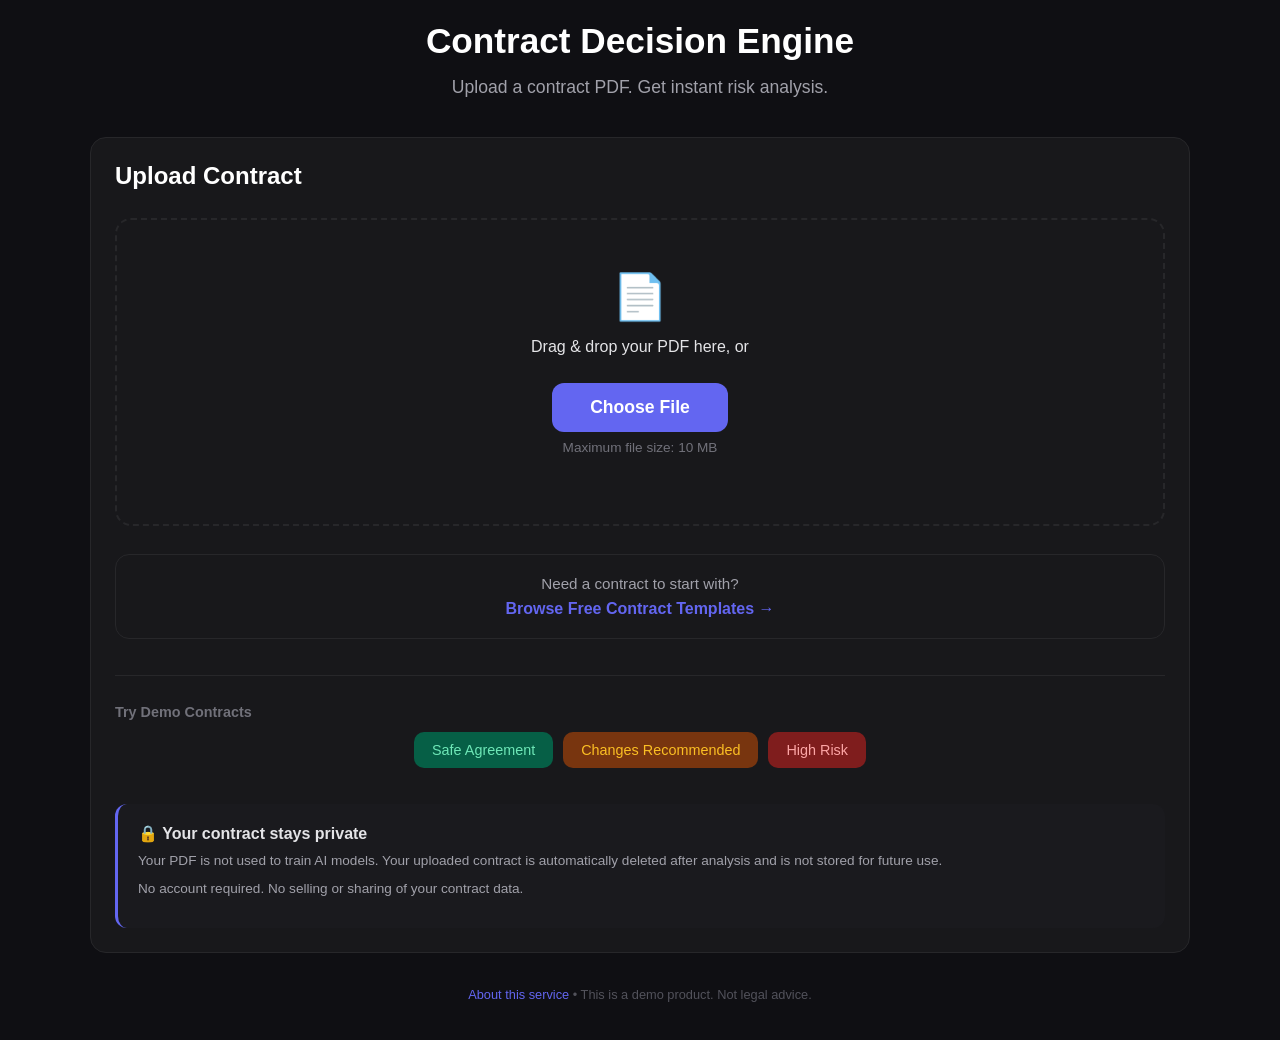
<file: static/index.html>
﻿<!DOCTYPE html>
<html lang="en">
<head>
    <meta charset="UTF-8">
    <meta name="viewport" content="width=device-width, initial-scale=1.0">
    <title>Contract Decision Engine</title>
    <link rel="stylesheet" href="/static/styles.css">
    <link rel="icon" href="/static/favicon.ico">
    <script src="/static/js/app.js"></script>
</head>
<body>
    <div class="container">
        <header>
            <h1>Contract Decision Engine</h1>
            <p class="subtitle">Upload a contract PDF. Get instant risk analysis.</p>
        </header>

        <main>
            <!-- Upload Section -->
            <section id="upload-section" class="card">
                <h2>Upload Contract</h2>
                <div class="upload-area" id="drop-area">
                    <input type="file" id="file-input" accept=".pdf" hidden>
                    <div class="upload-icon">📄</div>
                    <p>Drag & drop your PDF here, or</p>
                    <button class="btn-primary" onclick="document.getElementById('file-input').click()">
                        Choose File
                    </button>
<p class="upload-hint">Maximum file size: 10 MB</p>
                    </div>

                    <div class="templates-cta">
                        <span>Need a contract to start with?</span>
                        <a href="/templates">Browse Free Contract Templates →</a>
                    </div>

                    <div class="demo-section">
                    <h3>Try Demo Contracts</h3>
                    <div class="demo-buttons">
                        <button class="btn-demo safe" onclick="loadDemo('safe')">Safe Agreement</button>
                        <button class="btn-demo changes" onclick="loadDemo('changes')">Changes Recommended</button>
                        <button class="btn-demo reject" onclick="loadDemo('reject')">High Risk</button>
                    </div>
                </div>

                <div class="privacy-notice">
                    <h3>🔒 Your contract stays private</h3>
                    <p>Your PDF is not used to train AI models. Your uploaded contract is automatically deleted after analysis and is not stored for future use.</p>
                    <p>No account required. No selling or sharing of your contract data.</p>
                </div>
            </section>

            <!-- Loading Section -->
            <section id="loading-section" class="card hidden">
                <h2>Analyzing Contract</h2>
                <div class="loading-spinner"></div>
                <p id="loading-message">Uploading…</p>
            </section>

            <!-- Error Section -->
            <section id="error-section" class="card hidden">
                <h2>Error</h2>
                <div class="error-icon">⚠️</div>
                <p id="error-message">An error occurred.</p>
                <button class="btn-primary" onclick="showMain()">Try again</button>
            </section>

            <!-- Result Section -->
            <section id="result-section" class="card hidden">
                <div class="result-header">
                    <h2>Analysis Result</h2>
                    <button class="btn-secondary" onclick="showMain()">← Analyze another</button>
                </div>

                <!-- Traffic Light - MAIN VISUAL ELEMENT -->
                <div class="traffic-light">
                    <div class="light" id="traffic-light-safe">
                        <div class="bulb"></div>
                        <div class="label">Ready to Sign</div>
                    </div>
                    <div class="light" id="traffic-light-changes">
                        <div class="bulb"></div>
                        <div class="label">Review Recommended</div>
                    </div>
                    <div class="light" id="traffic-light-reject">
                        <div class="bulb"></div>
                        <div class="label">High Risk</div>
                    </div>
                </div>

                <div class="decision-summary">
                    <h3 id="decision-text">Ready to Sign</h3>
                    <p id="confidence-text">93% confidence</p>
                </div>

                <div class="analysis-grid">
                    <!-- Document Understanding -->
                    <div class="analysis-card">
                        <h3>Document Understanding</h3>
                        <div class="info-row">
                            <span class="label">Document Type:</span>
                            <span id="document-type">Service Agreement</span>
                        </div>
                        <div class="info-row">
                            <span class="label">Classification Confidence:</span>
                            <span id="classification-confidence">95%</span>
                        </div>
                        <div class="info-row">
                            <span class="label">Fully Supported:</span>
                            <span id="supported-status">Yes</span>
                        </div>
                    </div>

                    <!-- Document Information -->
                    <div class="analysis-card">
                        <h3>Document Information</h3>
                        <div class="info-row">
                            <span class="label">Pages:</span>
                            <span id="pages-count">5</span>
                        </div>
                        <div class="info-row">
                            <span class="label">Estimated Reading Time:</span>
                            <span id="reading-time">10 sec</span>
                        </div>
                        <div class="info-row">
                            <span class="label">Language:</span>
                            <span id="language-detected">English</span>
                        </div>
                    </div>

                    <!-- Analysis -->
                    <div class="analysis-card full-width">
                        <h3>Analysis</h3>
                        <div class="findings-section">
                            <h4>Key Findings</h4>
                            <ul id="findings-list">
                                <!-- Findings will be populated here -->
                            </ul>
                        </div>
                        <div class="reasons-section">
                            <h4>Top Reasons</h4>
                            <ul id="top-reasons-list">
                                <!-- Top reasons will be populated here -->
                            </ul>
                        </div>
                    </div>
                </div>
            </section>
        </main>

        <footer>
            <p>
                <a href="/static/about.html" class="footer-link">About this service</a>
                • This is a demo product. Not legal advice.
            </p>
        </footer>
    </div>
</body>
</html>
</file>
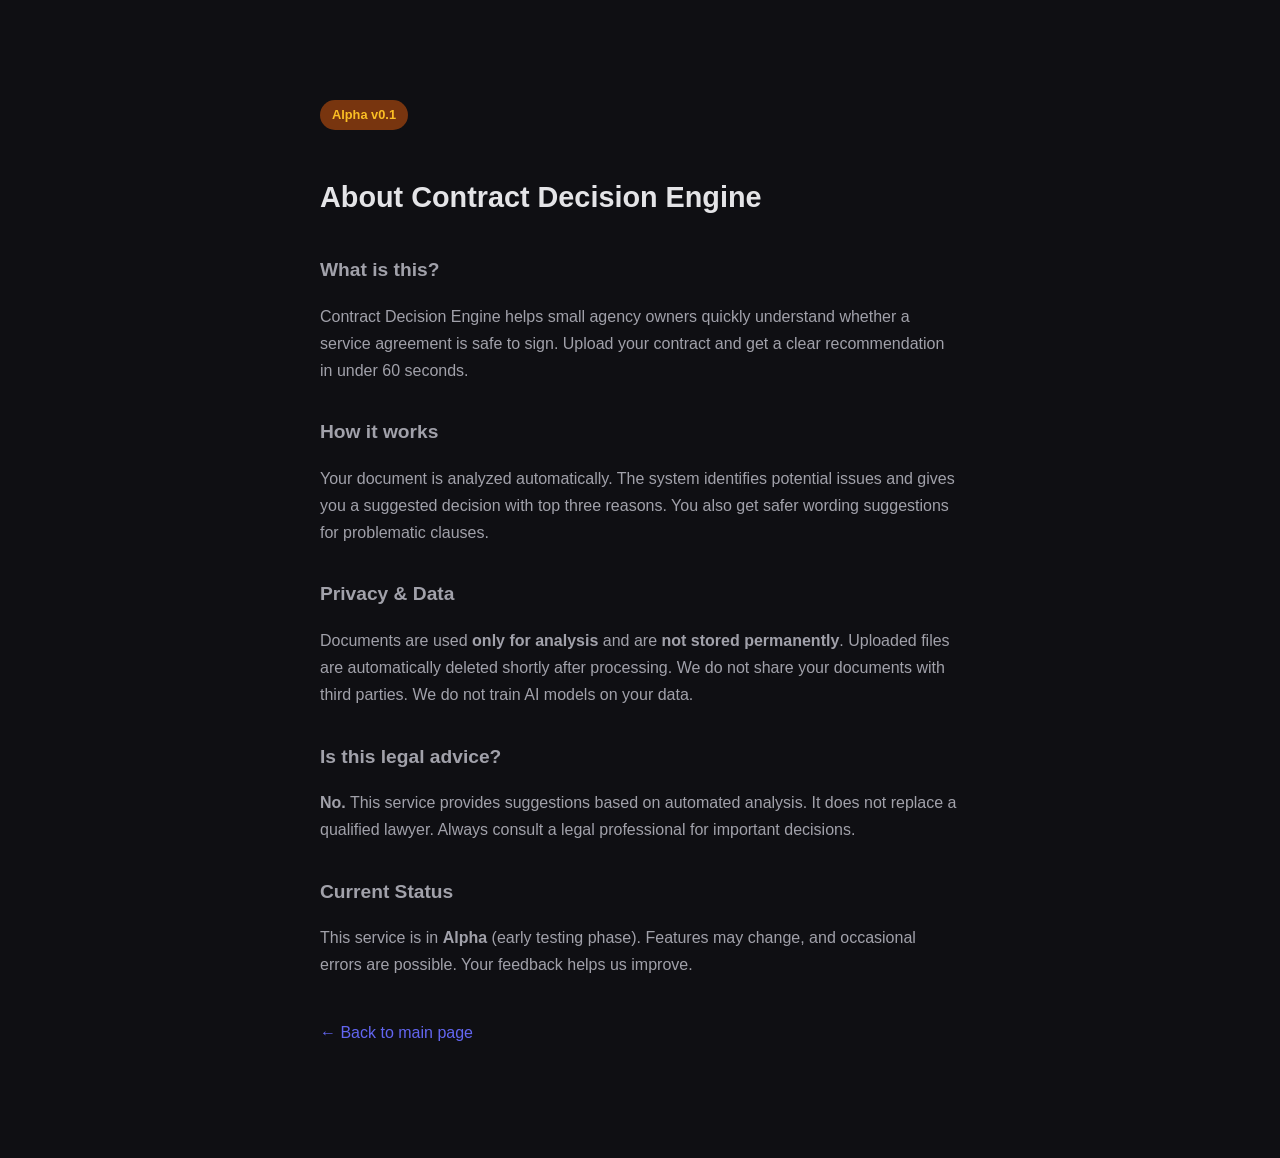
<file: static/about.html>
﻿<!DOCTYPE html>
<html lang="en">
<head>
    <meta charset="UTF-8">
    <meta name="viewport" content="width=device-width, initial-scale=1.0">
    <title>About — Contract Decision Engine</title>
    <style>
        body {
            font-family: -apple-system, BlinkMacSystemFont, 'Segoe UI', Roboto, sans-serif;
            background: #0f0f13;
            color: #e4e4e7;
            max-width: 640px;
            margin: 80px auto;
            padding: 20px;
            line-height: 1.7;
        }
        h1 { font-size: 1.8rem; margin-bottom: 24px; }
        h2 { font-size: 1.2rem; margin-top: 32px; margin-bottom: 12px; color: #a1a1aa; }
        p { color: #a1a1aa; margin-bottom: 12px; }
        a { color: #6366f1; text-decoration: none; }
        a:hover { text-decoration: underline; }
        .badge {
            display: inline-block;
            padding: 4px 12px;
            border-radius: 100px;
            background: #78350f;
            color: #fbbf24;
            font-size: 0.8rem;
            font-weight: 600;
            margin-bottom: 24px;
        }
    </style>
</head>
<body>
    <span class="badge">Alpha v0.1</span>
    <h1>About Contract Decision Engine</h1>

    <h2>What is this?</h2>
    <p>
        Contract Decision Engine helps small agency owners quickly understand 
        whether a service agreement is safe to sign. Upload your contract and 
        get a clear recommendation in under 60 seconds.
    </p>

    <h2>How it works</h2>
    <p>
        Your document is analyzed automatically. The system identifies potential 
        issues and gives you a suggested decision with top three reasons. 
        You also get safer wording suggestions for problematic clauses.
    </p>

    <h2>Privacy & Data</h2>
    <p>
        Documents are used <strong>only for analysis</strong> and are 
        <strong>not stored permanently</strong>. Uploaded files are automatically 
        deleted shortly after processing. We do not share your documents with 
        third parties. We do not train AI models on your data.
    </p>

    <h2>Is this legal advice?</h2>
    <p>
        <strong>No.</strong> This service provides suggestions based on automated 
        analysis. It does not replace a qualified lawyer. Always consult a legal 
        professional for important decisions.
    </p>

    <h2>Current Status</h2>
    <p>
        This service is in <strong>Alpha</strong> (early testing phase). 
        Features may change, and occasional errors are possible. 
        Your feedback helps us improve.
    </p>

        <p style="margin-top: 40px;">
        <a href="/">← Back to main page</a>
    </p>

</body>
</html>
</file>
<file: static/styles.css>
﻿/* Original dark theme CSS adapted for current HTML structure */
/* Source: static/index.html.before-modularization */

/* Base styles */
* { margin: 0; padding: 0; box-sizing: border-box; }

body {
    font-family: -apple-system, BlinkMacSystemFont, 'Segoe UI', Roboto, sans-serif;
    background: #0f0f13;
    color: #e4e4e7;
    min-height: 100vh;
    padding: 20px;
}

.container {
    max-width: 700px;
    width: 100%;
    margin: 0 auto;
}

/* Header */
header {
    text-align: center;
    margin-bottom: 36px;
}

h1 {
    font-size: 2.2rem;
    font-weight: 700;
    line-height: 1.2;
    margin-bottom: 12px;
    color: #ffffff;
}

.subtitle {
    font-size: 1.1rem;
    color: #a1a1aa;
}

/* Cards */
.card {
    background: #18181b;
    border-radius: 16px;
    padding: 24px;
    margin-bottom: 16px;
    border: 1px solid #27272a;
}

.hidden {
    display: none !important;
}

/* Upload area (original: .upload-zone) */
.upload-area {
    border: 2px dashed #27272a;
    border-radius: 16px;
    padding: 50px 30px;
    margin: 28px 0;
    background: #18181b;
    cursor: pointer;
    text-align: center;
    transition: all 0.2s;
}

.upload-area.highlight {
    border-color: #6366f1;
    background: #1e1e24;
}

.upload-icon {
    font-size: 2.8rem;
    margin-bottom: 12px;
}

.upload-hint {
    font-size: 0.85rem;
    color: #71717a;
    margin-top: 6px;
}

/* Buttons */
.btn-primary {
    padding: 14px 38px;
    font-size: 1.1rem;
    font-weight: 600;
    background: #6366f1;
    color: white;
    border: none;
    border-radius: 12px;
    cursor: pointer;
    display: inline-block;
    margin-top: 8px;
    transition: background 0.2s;
}

.btn-primary:hover {
    background: #5558e6;
}

.btn-secondary {
    padding: 10px 18px;
    border: 1px solid #27272a;
    border-radius: 10px;
    background: transparent;
    color: #a1a1aa;
    cursor: pointer;
    font-size: 0.9rem;
    transition: all 0.2s;
}

.btn-secondary:hover {
    border-color: #6366f1;
    color: #e4e4e7;
}

/* Demo section */
.demo-section {
    margin-top: 36px;
    padding-top: 28px;
    border-top: 1px solid #27272a;
}

.demo-section h3 {
    color: #71717a;
    margin-bottom: 12px;
    font-size: 0.9rem;
}

.demo-buttons {
    display: flex;
    gap: 10px;
    justify-content: center;
    flex-wrap: wrap;
}

.btn-demo {
    padding: 10px 18px;
    border: none;
    border-radius: 10px;
    cursor: pointer;
    font-size: 0.9rem;
    font-weight: 500;
    transition: opacity 0.2s;
}

.btn-demo.safe {
    background: #065f46;
    color: #6ee7b7;
}

.btn-demo.changes {
    background: #78350f;
    color: #fbbf24;
}

.btn-demo.reject {
    background: #7f1d1d;
    color: #fca5a5;
}

.btn-demo:hover {
    opacity: 0.9;
}

/* Privacy notice */
.privacy-notice {
    margin-top: 36px;
    padding: 20px;
    background: #1a1a1e;
    border-radius: 12px;
    border-left: 3px solid #6366f1;
    text-align: left;
}

.privacy-notice h3 {
    color: #e4e4e7;
    margin-bottom: 8px;
    font-size: 1rem;
}

.privacy-notice p {
    color: #a1a1aa;
    font-size: 0.85rem;
    line-height: 1.5;
    margin-bottom: 8px;
}

/* Loading section (original: .status) */
.loading-spinner {
    display: inline-block;
    width: 40px;
    height: 40px;
    border: 3px solid #27272a;
    border-top-color: #6366f1;
    border-radius: 50%;
    margin: 2rem auto;
    animation: spin 0.8s linear infinite;
}

@keyframes spin {
    to { transform: rotate(360deg); }
}

/* Error section */
.error-icon {
    font-size: 3rem;
    margin: 1rem 0;
}

/* Result section */
.result-header {
    display: flex;
    justify-content: space-between;
    align-items: center;
    margin-bottom: 24px;
}

/* Traffic light - MAIN VISUAL ELEMENT */
.traffic-light {
    display: flex;
    justify-content: center;
    gap: 3rem;
    margin: 3rem 0;
    padding: 2rem;
    background: #1a1a1e;
    border-radius: 16px;
    border: 1px solid #27272a;
}

.light {
    text-align: center;
    opacity: 0.3;
    transition: all 0.3s;
    flex: 1;
}

.light.active {
    opacity: 1;
    transform: scale(1.05);
}

.bulb {
    width: 80px;
    height: 80px;
    border-radius: 50%;
    margin: 0 auto 1rem;
    background: #3f3f46;
    transition: all 0.3s;
}

#traffic-light-safe.active .bulb {
    background: #10b981;
    box-shadow: 0 0 30px rgba(16, 185, 129, 0.7);
}

#traffic-light-changes.active .bulb {
    background: #f59e0b;
    box-shadow: 0 0 30px rgba(245, 158, 11, 0.7);
}

#traffic-light-reject.active .bulb {
    background: #ef4444;
    box-shadow: 0 0 30px rgba(239, 68, 68, 0.7);
}

.light .label {
    font-weight: 600;
    font-size: 1rem;
    color: #a1a1aa;
}

.light.active .label {
    color: #e4e4e7;
}

/* Decision summary */
.decision-summary {
    text-align: center;
    margin: 2rem 0;
    padding: 2rem;
    background: #1a1a1e;
    border-radius: 16px;
    border: 1px solid #27272a;
}

#decision-text {
    font-size: 2rem;
    font-weight: 700;
    margin-bottom: 0.5rem;
}

#confidence-text {
    font-size: 1.2rem;
    color: #a1a1aa;
}

/* Analysis grid (original: .meta-grid) */
.analysis-grid {
    display: grid;
    grid-template-columns: 1fr 1fr;
    gap: 12px;
    margin-top: 24px;
}

.analysis-card {
    background: #1a1a1e;
    border-radius: 10px;
    padding: 16px;
}

.analysis-card.full-width {
    grid-column: 1 / -1;
}

.info-row {
    display: flex;
    justify-content: space-between;
    margin-bottom: 12px;
    padding-bottom: 12px;
    border-bottom: 1px solid #27272a;
}

.info-row .label {
    font-size: 0.9rem;
    color: #71717a;
}

.info-row .value {
    font-size: 1rem;
    color: #e4e4e7;
}

/* Findings */
.findings-section, .reasons-section {
    margin-top: 20px;
}

.findings-section h4, .reasons-section h4 {
    font-weight: 600;
    margin: 16px 0 8px;
    color: #e4e4e7;
}

.finding {
    background: #1a1a1e;
    border-radius: 10px;
    padding: 16px;
    margin-bottom: 12px;
    border-left: 3px solid #3f3f46;
}

.finding.severity-high {
    border-left-color: #ef4444;
}

.finding.severity-medium {
    border-left-color: #f59e0b;
}

.finding.severity-low {
    border-left-color: #10b981;
}

.finding-header {
    display: flex;
    justify-content: space-between;
    margin-bottom: 8px;
}

.finding-type {
    font-weight: 600;
}

.finding-confidence {
    color: #71717a;
    font-size: 0.8rem;
}

.suggested-rewrite {
    background: #27272a;
    border-radius: 8px;
    padding: 12px;
    margin-top: 12px;
}

.rewrite-header {
    font-size: 0.8rem;
    color: #71717a;
    margin-bottom: 6px;
}

.copy-btn {
    padding: 6px 14px;
    background: #27272a;
    border: none;
    border-radius: 6px;
    color: #a1a1aa;
    cursor: pointer;
    font-size: 0.8rem;
    margin-top: 8px;
    transition: background 0.2s;
}

.copy-btn:hover {
    background: #3f3f46;
}

/* Footer */
footer {
    margin-top: 32px;
    text-align: center;
    font-size: 0.8rem;
    color: #52525b;
}

.footer-link {
    color: #6366f1;
    text-decoration: none;
}

.footer-link:hover {
    text-decoration: underline;
}

/* Responsive */
@media (max-width: 480px) {
    h1 { font-size: 1.8rem; }
    .demo-buttons { flex-direction: column; }
    .analysis-grid { grid-template-columns: 1fr; }
    .traffic-light { 
        flex-direction: column; 
        gap: 1rem; 
        padding: 1.5rem;
    }
    .result-header { flex-direction: column; gap: 1rem; }
    .upload-area { padding: 30px 20px; }
    .bulb { width: 60px; height: 60px; }
}

/* Main layout */
main {
    margin: 2rem 0;
}

h2 {
    font-size: 1.5rem;
    font-weight: 600;
    margin-bottom: 1rem;
    color: #ffffff;
}

h3 {
    font-size: 1.2rem;
    font-weight: 600;
    margin-bottom: 0.5rem;
    color: #ffffff;
}

h4 {
    font-size: 1rem;
    font-weight: 600;
    margin-bottom: 0.5rem;
    color: #e4e4e7;
}

p {
    line-height: 1.5;
    margin-bottom: 1rem;
}

ul {
    list-style: none;
    padding: 0;
}

li {
    margin-bottom: 0.5rem;
    padding-left: 1rem;
    position: relative;
}

li:before {
    content: "•";
    position: absolute;
    left: 0;
    color: #71717a;
}

/* ===== Templates UI (minimal patch) ===== */

.site-header {
    background: #18181b;
    border-bottom: 1px solid #27272a;
}

.site-header .container {
    max-width: 1100px;
    display: flex;
    align-items: center;
    justify-content: space-between;
    padding: 14px 24px;
}

.site-header .logo {
    font-size: 1.3rem;
    font-weight: 700;
    color: #ffffff;
    text-decoration: none;
}

.site-header nav {
    display: flex;
    gap: 8px;
    align-items: center;
}

.site-header nav a {
    color: #a1a1aa;
    text-decoration: none;
    font-size: 0.95rem;
    padding: 8px 14px;
    border-radius: 8px;
    transition: background 0.2s, color 0.2s;
}

.site-header nav a:hover {
    color: #e4e4e7;
    background: #1e1e24;
}

.site-header nav a.active {
    color: #ffffff;
    background: #6366f1;
}

/* Buttons used on Templates pages */
.btn {
    display: inline-flex;
    align-items: center;
    gap: 6px;
    padding: 10px 20px;
    border-radius: 10px;
    font-size: 0.95rem;
    font-weight: 500;
    text-decoration: none;
    cursor: pointer;
    border: 1px solid transparent;
    transition: background 0.2s, border-color 0.2s, color 0.2s;
}

.btn-primary {
    background: #6366f1;
    color: #ffffff;
}

.btn-primary:hover {
    background: #5558e6;
}

.btn-secondary {
    background: transparent;
    color: #a1a1aa;
    border-color: #27272a;
}

.btn-secondary:hover {
    color: #e4e4e7;
    border-color: #6366f1;
}

/* Download — most prominent action */
.btn-ghost {
    background: #6366f1;
    color: #ffffff;
    font-weight: 600;
}

.btn-ghost:hover {
    background: #5558e6;
}

/* View Template — normal clickable link */
.btn-outline {
    background: transparent;
    color: #e4e4e7;
    border-color: #27272a;
}

.btn-outline:hover {
    border-color: #6366f1;
    color: #ffffff;
    background: #1e1e24;
}

.btn-large {
    padding: 14px 32px;
    font-size: 1.05rem;
}

/* Template catalog/detail layout */
.templates-hero,
.template-hero,
.templates-catalog,
.template-viewer,
.clause-watch,
.template-faq,
.conversion-bridge,
.related-templates,
.bottom-cta,
.template-disclaimer,
.cta-section {
    padding: 32px 0;
}

.container {
    max-width: 1100px;
}

.templates-grid,
.templates-catalog .container,
.template-card {
    width: 100%;
}

.template-card {
    background: #18181b;
    border: 1px solid #27272a;
    border-radius: 14px;
    padding: 22px;
    margin-bottom: 20px;
}

.template-card-header {
    display: flex;
    justify-content: space-between;
    gap: 12px;
    margin-bottom: 10px;
}

.template-jurisdiction,
.template-updated {
    font-size: 0.78rem;
    color: #71717a;
}

.template-title {
    font-size: 1.25rem;
    color: #ffffff;
    margin-bottom: 8px;
}

.template-subtitle {
    color: #a1a1aa;
    font-size: 0.95rem;
    margin-bottom: 16px;
}

.template-card-footer {
    display: flex;
    gap: 10px;
    flex-wrap: wrap;
}

/* Filter buttons */
.catalog-filters {
    display: flex;
    gap: 8px;
    align-items: center;
    flex-wrap: wrap;
    margin-bottom: 24px;
}

.filter-label {
    color: #a1a1aa;
    font-size: 0.9rem;
    margin-right: 6px;
}

.filter-btn {
    background: transparent;
    color: #a1a1aa;
    border: 1px solid #27272a;
    border-radius: 8px;
    padding: 6px 14px;
    font-size: 0.85rem;
    cursor: pointer;
}

.filter-btn:hover {
    color: #e4e4e7;
    border-color: #6366f1;
}

.filter-btn.active {
    background: #6366f1;
    color: #ffffff;
    border-color: #6366f1;
}

/* Responsive */
@media (max-width: 640px) {
    .site-header .container {
        flex-direction: column;
        align-items: flex-start;
        gap: 10px;
    }
    .site-header nav {
        flex-wrap: wrap;
    }
    .template-card-footer {
        flex-direction: column;
    }
    .template-card-footer .btn {
        width: 100%;
        justify-content: center;
    }
}

/* ===== Templates CTA on main page (minimal) ===== */
.templates-cta {
    text-align: center;
    margin: 24px 0 16px;
    padding: 20px 24px;
    background: #18181b;
    border: 1px solid #27272a;
    border-radius: 14px;
}

.templates-cta span {
    display: block;
    font-size: 0.95rem;
    color: #a1a1aa;
    margin-bottom: 8px;
}

.templates-cta a {
    color: #6366f1;
    text-decoration: none;
    font-weight: 600;
    font-size: 1rem;
}

.templates-cta a:hover {
    color: #818cf8;
    text-decoration: underline;
}
</file>
